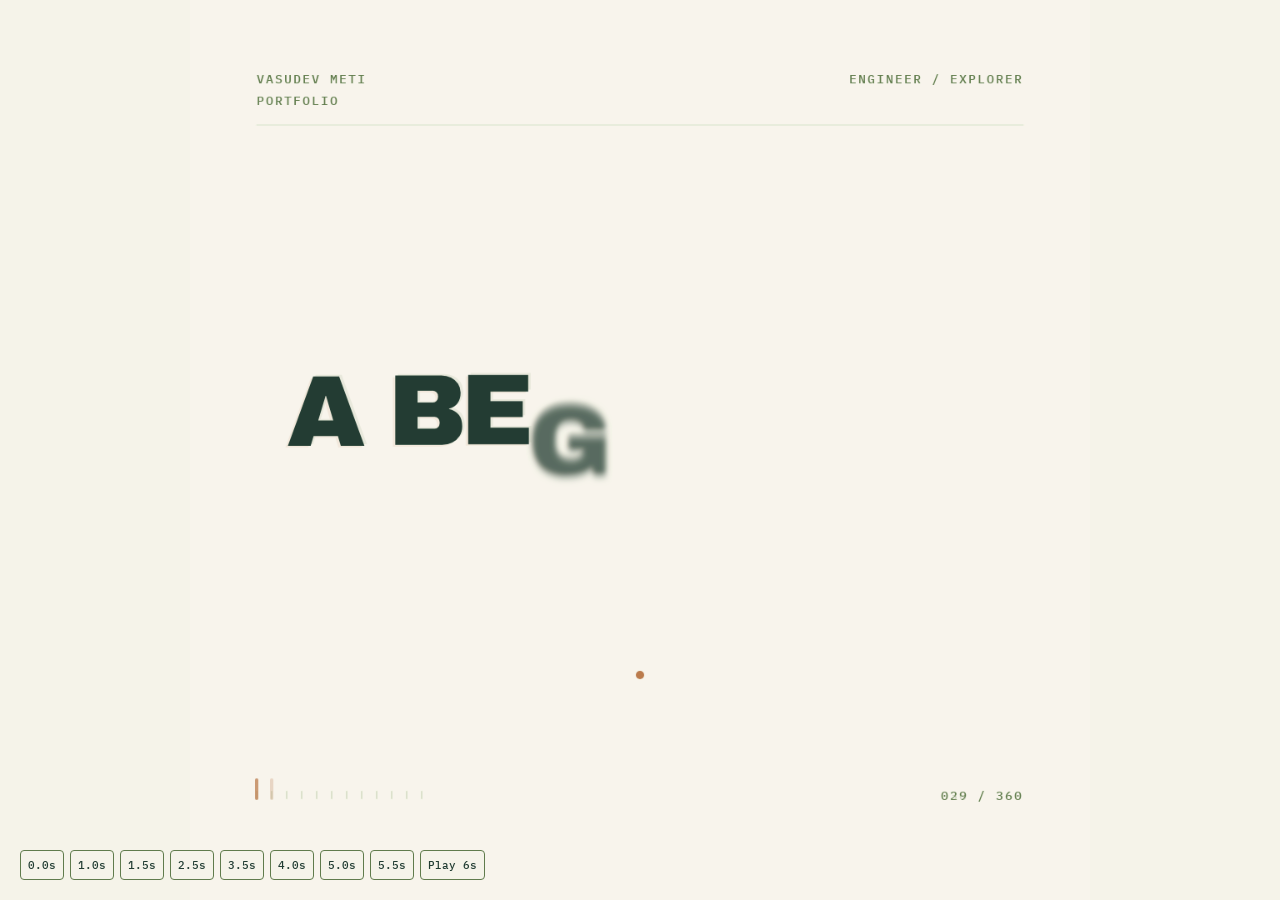
<file: intro-preview.html>
<!doctype html>
<html lang="en"><head><meta charset="utf-8"><meta name="viewport" content="width=device-width,initial-scale=1"><title>Vasudev — opening motion study</title><link rel="stylesheet" href="motion-intro.css"><style>body{margin:0;background:#f5f3e9;color:#213c32;font-family:IntroMono,monospace}#journey-intro{position:fixed;inset:0;width:100%;height:100%;max-width:none;max-height:none;margin:0;border:0}nav{position:fixed;bottom:20px;left:20px;z-index:4;display:flex;flex-wrap:wrap;gap:6px;max-width:75vw}nav button{border:1px solid #607b4c;background:#f5f3e9;color:#213c32;border-radius:4px;padding:7px;font:11px IntroMono,monospace;cursor:pointer}.intro-skip{display:none}#journey-intro::backdrop{background:transparent}</style></head><body>
<dialog open id="journey-intro" class="journey-intro motion-intro" aria-label="Opening animation study"><canvas aria-label="A beginning without an end"></canvas><button class="intro-skip" type="button">Skip</button><nav aria-label="Inspect motion beats"><button type="button" data-t="0">0.0s</button><button type="button" data-t="1">1.0s</button><button type="button" data-t="1.5">1.5s</button><button type="button" data-t="2.5">2.5s</button><button type="button" data-t="3.5">3.5s</button><button type="button" data-t="4">4.0s</button><button type="button" data-t="5">5.0s</button><button type="button" data-t="5.5">5.5s</button><button type="button" id="play">Play 6s</button></nav></dialog>
<script src="intro-glyphs.js"></script><script src="intro-motion.js"></script><script>Promise.all([document.fonts.load('800 126px IntroSyne'),document.fonts.load('500 15px IntroMono')]).then(()=>{IntroMotion.render(.5);document.querySelectorAll('[data-t]').forEach(b=>b.onclick=()=>{IntroMotion.stop();IntroMotion.render(Number(b.dataset.t));});document.querySelector('#play').onclick=()=>IntroMotion.play();});</script></body></html>
</file>
<file: motion-intro.css>
@font-face { font-family:IntroSyne; src:url('assets/fonts/Syne.ttf') format('truetype'); font-weight:400 800; font-display:swap; }
@font-face { font-family:IntroMono; src:url('assets/fonts/IBMPlexMono-Medium.ttf') format('truetype'); font-weight:500; font-display:swap; }
@font-face { font-family:IntroDisplay; src:url('assets/fonts/ArchivoBlack-Regular.ttf') format('truetype'); font-weight:900; font-display:swap; }
.journey-intro.motion-intro { padding:0; background:transparent; overflow:hidden; }
.journey-intro.motion-intro::backdrop { background:transparent; }
.motion-intro canvas { position:absolute; inset:0; width:100%; height:100%; pointer-events:none; }
.motion-intro .intro-skip { z-index:2; font-family:IntroMono,monospace; font-size:11px; border-color:#607b4c; background:#f5f3e9; padding:12px 18px; }
.motion-intro .intro-readable { position:absolute; width:1px; height:1px; margin:-1px; overflow:hidden; clip-path:inset(50%); white-space:nowrap; }
@media(max-width:600px) { .motion-intro .intro-skip { right:20px; bottom:20px; font-size:10px; } }
</file>
